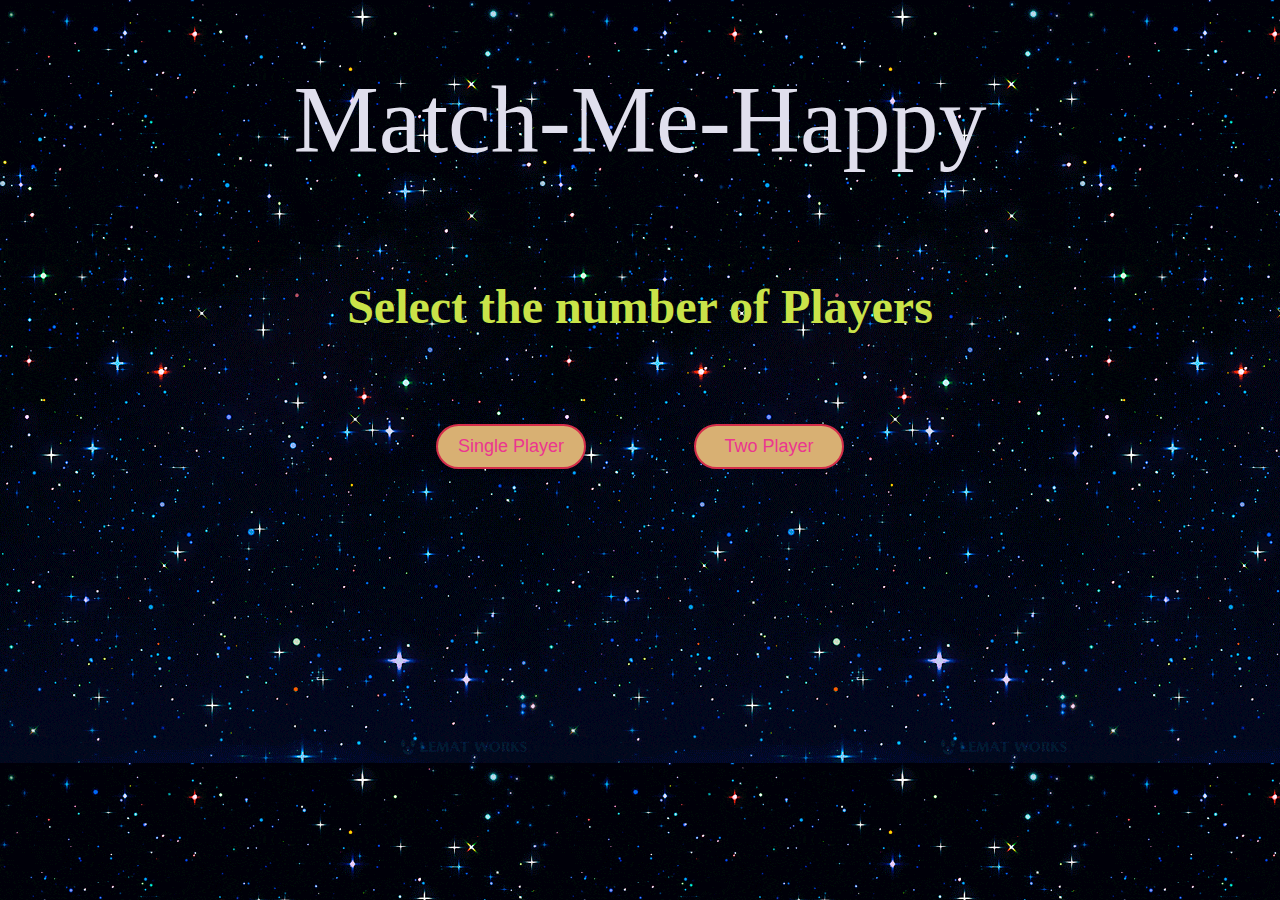
<file: index.html>
<!DOCTYPE html>
<html lang="en">

<head>
    <meta charset="UTF-8">
    <meta name="viewport" content="width=device-width, initial-scale=1.0">
    <meta http-equiv="X-UA-Compatible" content="ie=edge">
    <link href="css/game.css" rel="stylesheet">
    <link rel="stylesheet" href="css/index.css">
    <!-- <script src="js-files/single-player.js" defer></script> -->
    <title>Match-Me-Happy</title>
</head>

<body>
    <!-- Setting up audio for the Intial Page -->
    <audio autoplay loop>
        <source src="Attachments/Audio/starting-music.mp3" type="audio/mp3" />
    </audio>

    <!-- Intial page selections -->
    <h1 class="page-title">Match-Me-Happy</h1>

    <div class="container">
        <h2>Select the number of Players</h2>

        <div>
            <a href="pages/singlePlayer.html"><button>Single Player</button></a>
            <a href="pages/twoPlayer.html"><button>Two Player</button></a>
        </div>
    </div>

</body>

</html>
</file>
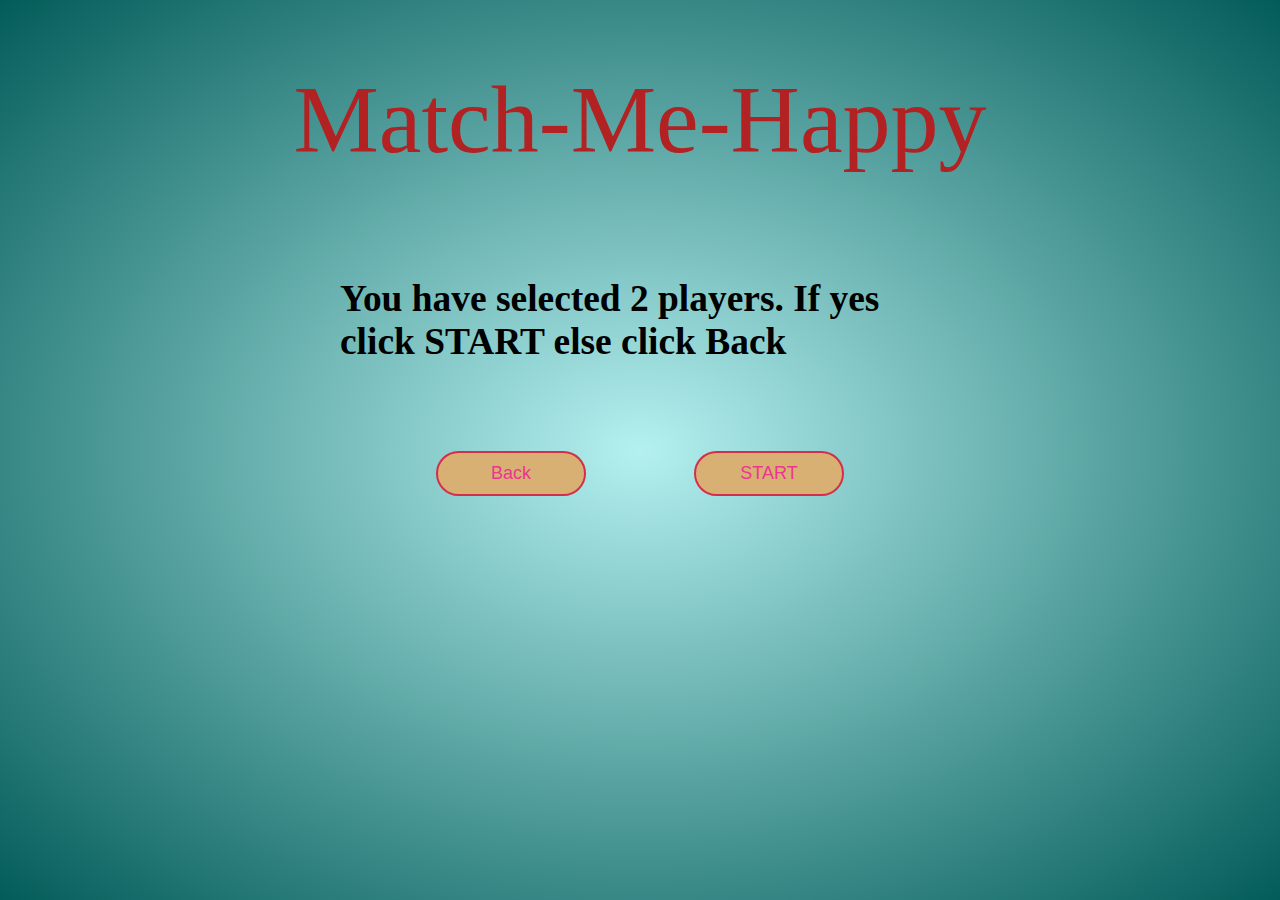
<file: pages/confirmation.html>
<!DOCTYPE html>
<html lang="en">

<head>
    <meta charset="UTF-8">
    <meta http-equiv="X-UA-Compatible" content="IE=edge">
    <meta name="viewport" content="width=device-width, initial-scale=1.0">
    <link href="../css/styles.css" rel="stylesheet">
    <link rel="stylesheet" href="../css/index.css">
    <script src="../script.js" defer></script>
    <!-- <link rel="stylesheet" href="../index.html"> -->
    <title>Match-Me-Happy</title>
</head>

<body>

    <h1 class="page-title">Match-Me-Happy</h1>

    <div class="container">
        <h3>You have selected 2 players. If yes click START else click Back</h3>

        <div class="buttons">

            <a href="../index.html"><button>Back</button></a>
            <a href="../pages/game.html"><button>START</button></a>

        </div>

    </div>

</body>

</html>
</file>
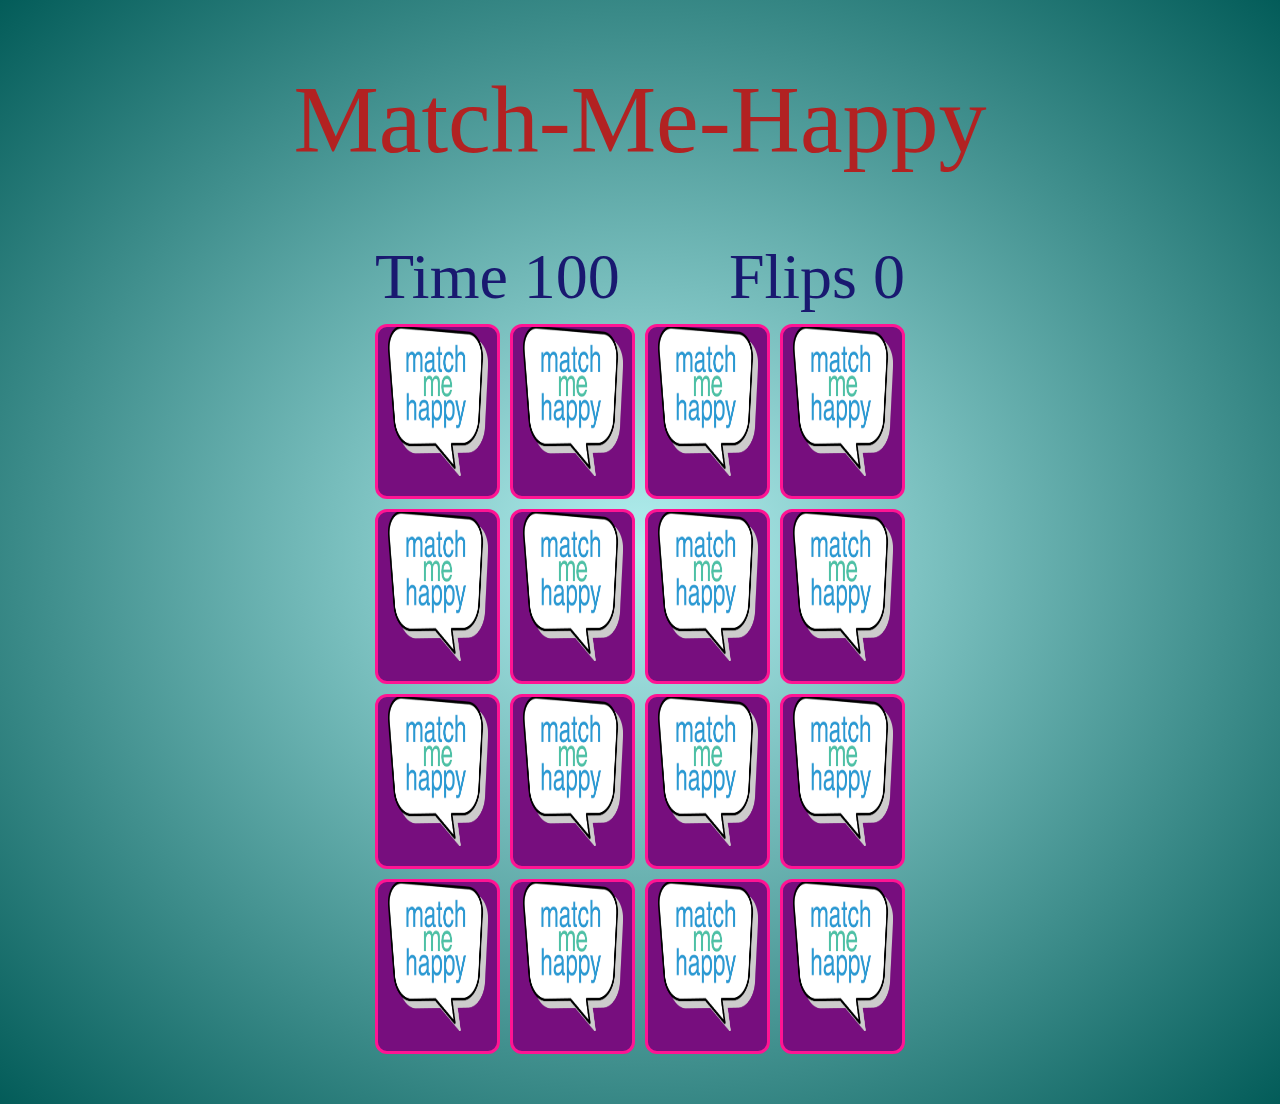
<file: pages/game.html>
<!DOCTYPE html>
<html lang="en">
<head>
    <meta charset="UTF-8">
    <meta http-equiv="X-UA-Compatible" content="IE=edge">
    <meta name="viewport" content="width=device-width, initial-scale=1.0">
    <title>Match-Me-Happy</title>
    <link rel="stylesheet" href="../css/styles.css">
    <script src="../script.js" defer></script>
</head>
<body>

    <h1 class="page-title">Match-Me-Happy</h1>
    
    <div class="game-container">
        <div class="game-info-container">
            <div class="game-info">
                Time <span id="time-remaining">100</span>
            </div>
            <div class="game-info">
                Flips <span id="flips">0</span>
            </div>
        </div>
    
        <div class="card">
            <div class="card-back card-face">
                <img class="spider" src="../Images/match_me_happy.png">
            </div>
    
            <div class="card-front card-face">
                <img class="card-value" src="../Images/bungee_jumping_images.jpg">
            </div>
        </div>
    
        <div class="card">
            <div class="card-back card-face">
                <img class="spider" src="../Images/match_me_happy.png">
            </div>
    
            <div class="card-front card-face">
                <img class="card-value" src="../Images/bungee_jumping_images.jpg">
            </div>
        </div>
    
        <div class="card">
            <div class="card-back card-face">
                <img class="spider" src="../Images/match_me_happy.png">
            </div>
    
            <div class="card-front card-face">
                <img class="card-value" src="../Images/jet_ski_image.jpg">
            </div>
        </div>
    
        <div class="card">
            <div class="card-back card-face">
                <img class="spider" src="../Images/match_me_happy.png">
            </div>
    
            <div class="card-front card-face">
                <img class="card-value" src="../Images/jet_ski_image.jpg">
            </div>
        </div>
    
        <div class="card">
            <div class="card-back card-face">
                <img class="spider" src="../Images/match_me_happy.png">
            </div>
    
            <div class="card-front card-face">
                <img class="card-value" src="../Images/kyaking_image.jpg">
            </div>
        </div>
    
        <div class="card">
            <div class="card-back card-face">
                <img class="spider" src="../Images/match_me_happy.png">
            </div>
    
            <div class="card-front card-face">
                <img class="card-value" src="../Images/kyaking_image.jpg">
            </div>
        </div>
    
        <div class="card">
            <div class="card-back card-face">
                <img class="spider" src="../Images/match_me_happy.png">
            </div>
    
            <div class="card-front card-face">
                <img class="card-value" src="../Images/rock-climbing-image.jpg">
            </div>
        </div>
    
        <div class="card">
            <div class="card-back card-face">
                <img class="spider" src="../Images/match_me_happy.png">
            </div>
    
            <div class="card-front card-face">
                <img class="card-value" src="../Images/rock-climbing-image.jpg">
            </div>
        </div>
    
        <div class="card">
            <div class="card-back card-face">
                <img class="spider" src="../Images/match_me_happy.png">
            </div>
    
            <div class="card-front card-face">
                <img class="card-value" src="../Images/Ski_images.jpg">
            </div>
        </div>
    
        <div class="card">
            <div class="card-back card-face">
                <img class="spider" src="../Images/match_me_happy.png">
            </div>
    
            <div class="card-front card-face">
                <img class="card-value" src="../Images/Ski_images.jpg">
            </div>
        </div>
    
        <div class="card">
            <div class="card-back card-face">
                <img class="spider" src="../Images/match_me_happy.png">
            </div>
    
            <div class="card-front card-face">
                <img class="card-value" src="../Images/skydyving_imgae.jpg">
            </div>
        </div>
    
        <div class="card">
            <div class="card-back card-face">
                <img class="spider" src="../Images/match_me_happy.png">
            </div>
    
            <div class="card-front card-face">
                <img class="card-value" src="../Images/skydyving_imgae.jpg">
            </div>
        </div>
    
        <div class="card">
            <div class="card-back card-face">
                <img class="spider" src="../Images/match_me_happy.png">
            </div>
    
            <div class="card-front card-face">
                <img class="card-value" src="../Images/swimming-image.jpg">
            </div>
        </div>
    
        <div class="card">
            <div class="card-back card-face">
                <img class="spider" src="../Images/match_me_happy.png">
            </div>
    
            <div class="card-front card-face">
                <img class="card-value" src="../Images/swimming-image.jpg">
            </div>
        </div>
    
        <div class="card">
            <div class="card-back card-face">
                <img class="spider" src="../Images/match_me_happy.png">
            </div>
    
            <div class="card-front card-face">
                <img class="card-value" src="../Images/zipline_image.jpg">
            </div>
        </div>
    
        <div class="card">
            <div class="card-back card-face">
                <img class="spider" src="../Images/match_me_happy.png">
            </div>
    
            <div class="card-front card-face">
                <img class="card-value" src="../Images/zipline_image.jpg">
            </div>
        </div>
    </div>

</body>
</html>
</file>
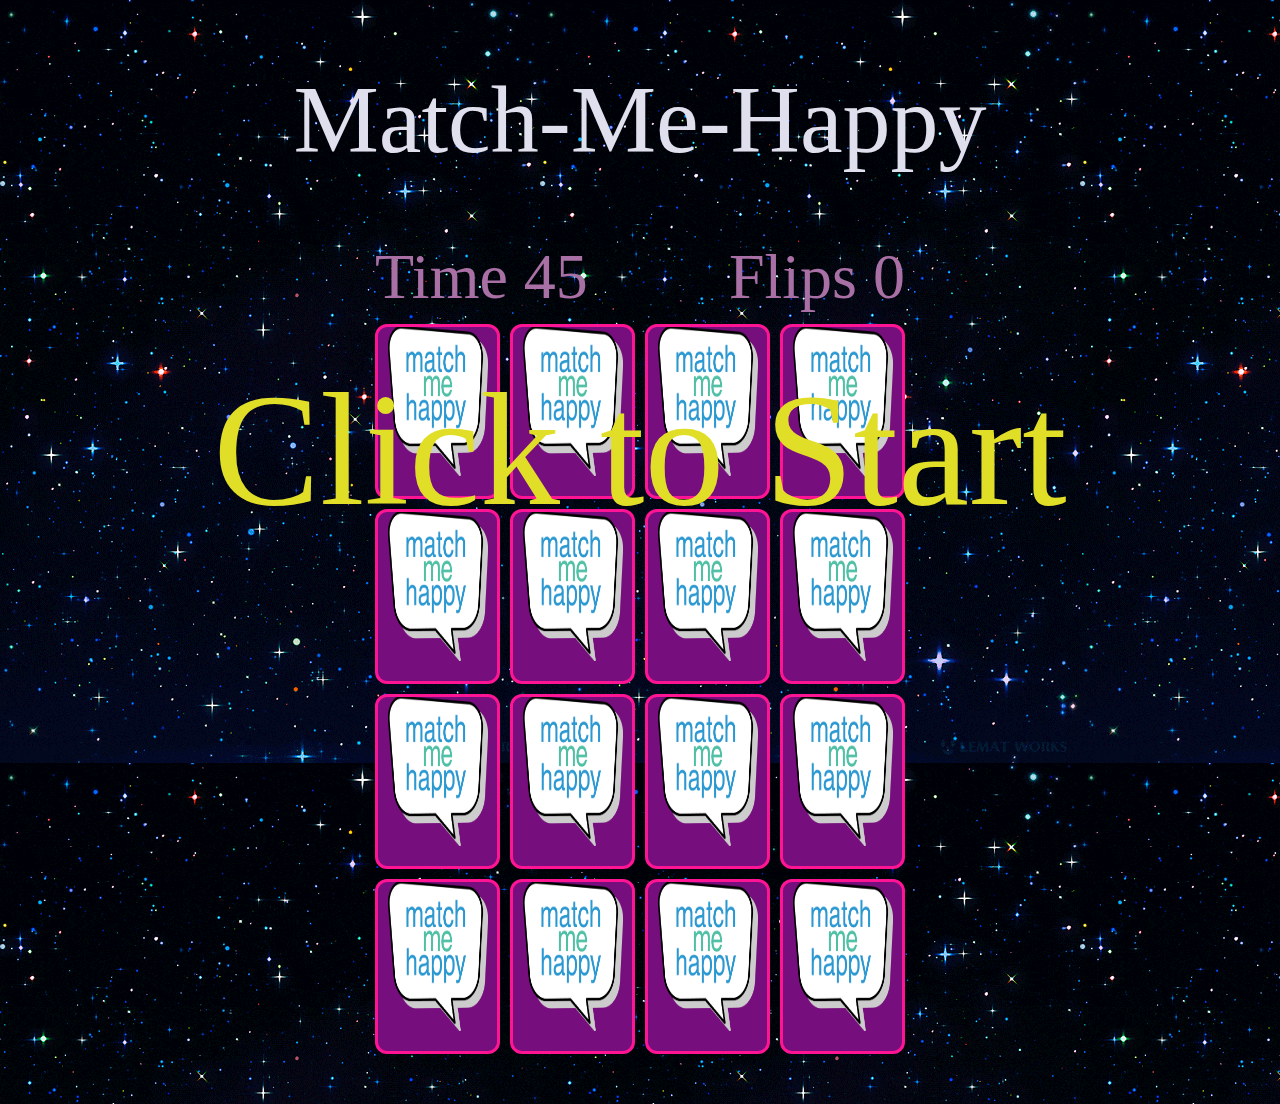
<file: pages/singlePlayer.html>
<!DOCTYPE html>
<html lang="en">

<head>
    <meta charset="UTF-8">
    <meta http-equiv="X-UA-Compatible" content="IE=edge">
    <meta name="viewport" content="width=device-width, initial-scale=1.0">
    <title>Match-Me-Happy</title>
    <link rel="stylesheet" href="../css/game.css">
    <script src="../js-files/single-player.js" async></script>
</head>

<body>
    <!-- Game Page Heading -->
    <h1 class="page-title">Match-Me-Happy</h1>
    <div class="overlay-text visible">
        Click to Start
    </div>
    
    <!-- Time taken and No.Of Flips titles for tracking the game-->
    <div class="game-container">

        <div class="game-info-container">
            
            <div class="game-info">
                Time <span id="time-remaining">45</span>
            </div>
            <div class="game-info">
                Flips <span id="flips">0</span>
            </div>
        </div>

        <!-- Setting the Cards for the Game with Images -->
        <div class="card">
            <div class="card-back card-face">
                <img class="match-me-happy" src="../Attachments/Images/match_me_happy.png">
            </div>

            <div class="card-front card-face">
                <img class="card-value" src="../Attachments/Images/bungee_jumping_images.jpg">
            </div>
        </div>

        <div class="card">
            <div class="card-back card-face">
                <img class="match-me-happy" src="../Attachments/Images/match_me_happy.png">
            </div>

            <div class="card-front card-face">
                <img class="card-value" src="../Attachments/Images/bungee_jumping_images.jpg">
            </div>
        </div>

        <div class="card">
            <div class="card-back card-face">
                <img class="match-me-happy" src="../Attachments/Images/match_me_happy.png">
            </div>

            <div class="card-front card-face">
                <img class="card-value" src="../Attachments/Images/jet_ski_image.jpg">
            </div>
        </div>

        <div class="card">
            <div class="card-back card-face">
                <img class="match-me-happy" src="../Attachments/Images/match_me_happy.png">
            </div>

            <div class="card-front card-face">
                <img class="card-value" src="../Attachments/Images/jet_ski_image.jpg">
            </div>
        </div>

        <div class="card">
            <div class="card-back card-face">
                <img class="match-me-happy" src="../Attachments/Images/match_me_happy.png">
            </div>

            <div class="card-front card-face">
                <img class="card-value" src="../Attachments/Images/kyaking_image.jpg">
            </div>
        </div>

        <div class="card">
            <div class="card-back card-face">
                <img class="match-me-happy" src="../Attachments/Images/match_me_happy.png">
            </div>

            <div class="card-front card-face">
                <img class="card-value" src="../Attachments/Images/kyaking_image.jpg">
            </div>
        </div>

        <div class="card">
            <div class="card-back card-face">
                <img class="match-me-happy" src="../Attachments/Images/match_me_happy.png">
            </div>

            <div class="card-front card-face">
                <img class="card-value" src="../Attachments/Images/rock-climbing-image.jpg">
            </div>
        </div>

        <div class="card">
            <div class="card-back card-face">
                <img class="match-me-happy" src="../Attachments/Images/match_me_happy.png">
            </div>

            <div class="card-front card-face">
                <img class="card-value" src="../Attachments/Images/rock-climbing-image.jpg">
            </div>
        </div>

        <div class="card">
            <div class="card-back card-face">
                <img class="match-me-happy" src="../Attachments/Images/match_me_happy.png">
            </div>

            <div class="card-front card-face">
                <img class="card-value" src="../Attachments/Images/Ski_images.jpg">
            </div>
        </div>

        <div class="card">
            <div class="card-back card-face">
                <img class="match-me-happy" src="../Attachments/Images/match_me_happy.png">
            </div>

            <div class="card-front card-face">
                <img class="card-value" src="../Attachments/Images/Ski_images.jpg">
            </div>
        </div>

        <div class="card">
            <div class="card-back card-face">
                <img class="match-me-happy" src="../Attachments/Images/match_me_happy.png">
            </div>

            <div class="card-front card-face">
                <img class="card-value" src="../Attachments/Images/skydyving_imgae.jpg">
            </div>
        </div>

        <div class="card">
            <div class="card-back card-face">
                <img class="match-me-happy" src="../Attachments/Images/match_me_happy.png">
            </div>

            <div class="card-front card-face">
                <img class="card-value" src="../Attachments/Images/skydyving_imgae.jpg">
            </div>
        </div>

        <div class="card">
            <div class="card-back card-face">
                <img class="match-me-happy" src="../Attachments/Images/match_me_happy.png">
            </div>

            <div class="card-front card-face">
                <img class="card-value" src="../Attachments/Images/swimming-image.jpg">
            </div>
        </div>

        <div class="card">
            <div class="card-back card-face">
                <img class="match-me-happy" src="../Attachments/Images/match_me_happy.png">
            </div>

            <div class="card-front card-face">
                <img class="card-value" src="../Attachments/Images/swimming-image.jpg">
            </div>
        </div>

        <div class="card">
            <div class="card-back card-face">
                <img class="match-me-happy" src="../Attachments/Images/match_me_happy.png">
            </div>

            <div class="card-front card-face">
                <img class="card-value" src="../Attachments/Images/zipline_image.jpg">
            </div>
        </div>

        <div class="card">
            <div class="card-back card-face">
                <img class="match-me-happy" src="../Attachments/Images/match_me_happy.png">
            </div>

            <div class="card-front card-face">
                <img class="card-value" src="../Attachments/Images/zipline_image.jpg">
            </div>
        </div>
    </div>

</body>

</html>
</file>
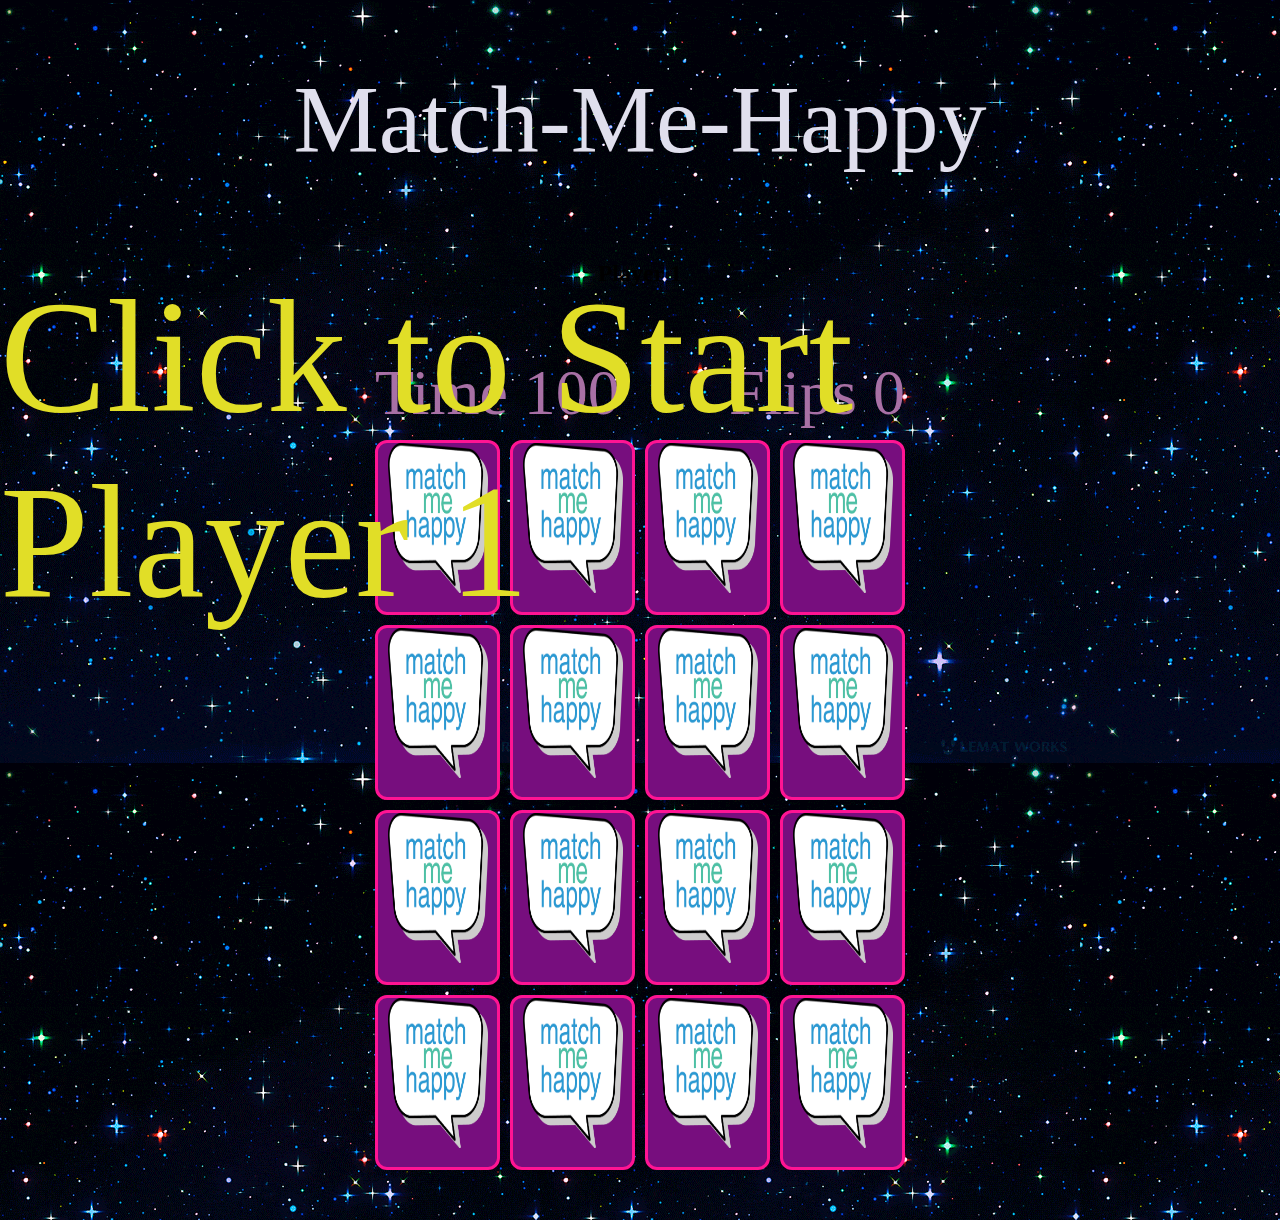
<file: pages/twoPlayer.html>
<!DOCTYPE html>
<html lang="en">

<head>
    <meta charset="UTF-8">
    <meta http-equiv="X-UA-Compatible" content="IE=edge">
    <meta name="viewport" content="width=device-width, initial-scale=1.0">
    <link rel="shortcut icon" href="#">
    <title>Match-Me-Happy</title>
    <link rel="stylesheet" href="../css/game.css">
    <link rel="stylesheet" href="../css/twoPlayer.css">
    <script src="../js-files/two-player.js" defer></script>
</head>

<body>

    <!-- Game Page Heading -->

    <h1 class="page-title">Match-Me-Happy</h1>
    <div class="overlay-text one">
        Click to Start Player 1
    </div>
    <div class="overlay-text two" id="player-two">
        Click to Start Player 2
    </div>

    <!-- Differnciating the 2 players -->
    <div class="two-player">
        <div class="first-player" id='first-player'>
            <h2>Player 1</h2>
        </div>
        <div class="second-player" id="second-player">
            <h2>Player 2 </h2>
        </div>
    </div>

    <div class="game-container">

        <div class="game-info-container">

            <div class="game-info">
                Time <span id="time-remaining">100</span>
            </div>
            <div class="game-info">
                Flips <span id="flips">0</span>
            </div>

        </div>

        <div class=player-one-card>
            <div class="card-back card-face">
                <img class="match-me-happy" src="../Attachments/Images/match_me_happy.png">
            </div>

            <div class="card-front card-face">
                <img class="card-value" src="../Attachments/Images/bungee_jumping_images.jpg">
            </div>
        </div>

        <div class=player-one-card>
            <div class="card-back card-face">
                <img class="match-me-happy" src="../Attachments/Images/match_me_happy.png">
            </div>

            <div class="card-front card-face">
                <img class="card-value" src="../Attachments/Images/bungee_jumping_images.jpg">
            </div>
        </div>

        <div class=player-one-card>
            <div class="card-back card-face">
                <img class="match-me-happy" src="../Attachments/Images/match_me_happy.png">
            </div>

            <div class="card-front card-face">
                <img class="card-value" src="../Attachments/Images/jet_ski_image.jpg">
            </div>
        </div>

        <div class=player-one-card>
            <div class="card-back card-face">
                <img class="match-me-happy" src="../Attachments/Images/match_me_happy.png">
            </div>

            <div class="card-front card-face">
                <img class="card-value" src="../Attachments/Images/jet_ski_image.jpg">
            </div>
        </div>

        <div class=player-one-card>
            <div class="card-back card-face">
                <img class="match-me-happy" src="../Attachments/Images/match_me_happy.png">
            </div>

            <div class="card-front card-face">
                <img class="card-value" src="../Attachments/Images/kyaking_image.jpg">
            </div>
        </div>

        <div class=player-one-card>
            <div class="card-back card-face">
                <img class="match-me-happy" src="../Attachments/Images/match_me_happy.png">
            </div>

            <div class="card-front card-face">
                <img class="card-value" src="../Attachments/Images/kyaking_image.jpg">
            </div>
        </div>

        <div class=player-one-card>
            <div class="card-back card-face">
                <img class="match-me-happy" src="../Attachments/Images/match_me_happy.png">
            </div>

            <div class="card-front card-face">
                <img class="card-value" src="../Attachments/Images/rock-climbing-image.jpg">
            </div>
        </div>

        <div class=player-one-card>
            <div class="card-back card-face">
                <img class="match-me-happy" src="../Attachments/Images/match_me_happy.png">
            </div>

            <div class="card-front card-face">
                <img class="card-value" src="../Attachments/Images/rock-climbing-image.jpg">
            </div>
        </div>

        <div class=player-one-card>
            <div class="card-back card-face">
                <img class="match-me-happy" src="../Attachments/Images/match_me_happy.png">
            </div>

            <div class="card-front card-face">
                <img class="card-value" src="../Attachments/Images/Ski_images.jpg">
            </div>
        </div>

        <div class=player-one-card>
            <div class="card-back card-face">
                <img class="match-me-happy" src="../Attachments/Images/match_me_happy.png">
            </div>

            <div class="card-front card-face">
                <img class="card-value" src="../Attachments/Images/Ski_images.jpg">
            </div>
        </div>

        <div class=player-one-card>
            <div class="card-back card-face">
                <img class="match-me-happy" src="../Attachments/Images/match_me_happy.png">
            </div>

            <div class="card-front card-face">
                <img class="card-value" src="../Attachments/Images/skydyving_imgae.jpg">
            </div>
        </div>

        <div class=player-one-card>
            <div class="card-back card-face">
                <img class="match-me-happy" src="../Attachments/Images/match_me_happy.png">
            </div>

            <div class="card-front card-face">
                <img class="card-value" src="../Attachments/Images/skydyving_imgae.jpg">
            </div>
        </div>

        <div class=player-one-card>
            <div class="card-back card-face">
                <img class="match-me-happy" src="../Attachments/Images/match_me_happy.png">
            </div>

            <div class="card-front card-face">
                <img class="card-value" src="../Attachments/Images/swimming-image.jpg">
            </div>
        </div>

        <div class=player-one-card>
            <div class="card-back card-face">
                <img class="match-me-happy" src="../Attachments/Images/match_me_happy.png">
            </div>

            <div class="card-front card-face">
                <img class="card-value" src="../Attachments/Images/swimming-image.jpg">
            </div>
        </div>

        <div class=player-one-card>
            <div class="card-back card-face">
                <img class="match-me-happy" src="../Attachments/Images/match_me_happy.png">
            </div>

            <div class="card-front card-face">
                <img class="card-value" src="../Attachments/Images/zipline_image.jpg">
            </div>
        </div>

        <div class=player-one-card>
            <div class="card-back card-face">
                <img class="match-me-happy" src="../Attachments/Images/match_me_happy.png">
            </div>

            <div class="card-front card-face">
                <img class="card-value" src="../Attachments/Images/zipline_image.jpg">
            </div>
        </div>
    </div>

</body>

</html>
</file>
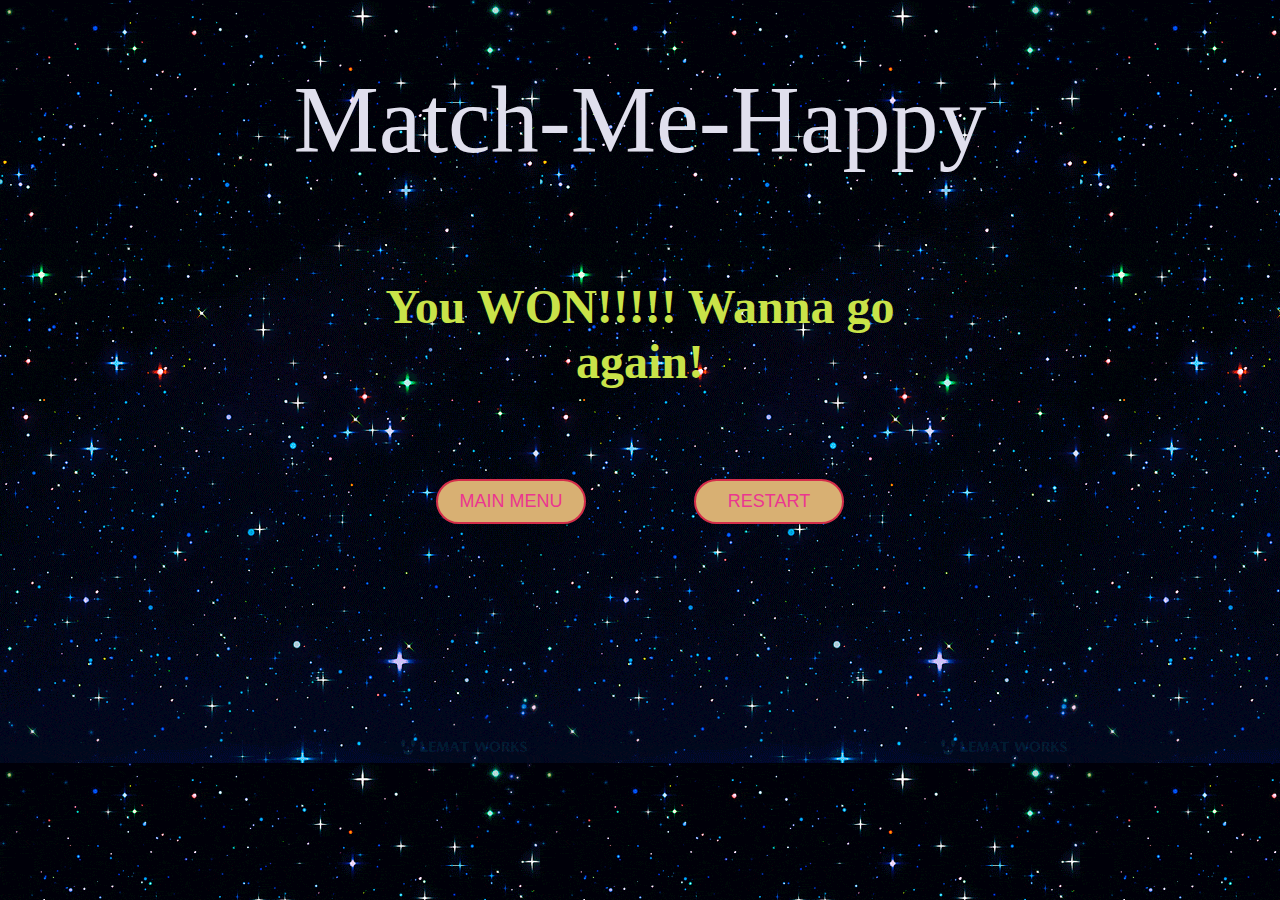
<file: pages/won.html>
<!DOCTYPE html>
<html lang="en">

<head>
    <meta charset="UTF-8">
    <meta http-equiv="X-UA-Compatible" content="IE=edge">
    <meta name="viewport" content="width=device-width, initial-scale=1.0">
    <link href="../css/game.css" rel="stylesheet">
    <link rel="stylesheet" href="../css/index.css">
    <title>Match-Me-Happy</title>
</head>

<body>
    <!-- Setting up Background Audio -->
    <audio autoplay loop>
        <source src="../Attachments/Audio/won-Audio.mp3" type="audio/mp3" />
    </audio>


    <!-- Victory Message Display -->
    <h1 class="page-title">Match-Me-Happy</h1>

    <div class="container">
        <h2 id="lost-text">You WON!!!!! Wanna go again!</h2>

        <div class="buttons">
            <a href="../index.html"><button>MAIN MENU</button></a>
            <a href="../pages/singlePlayer.html"><button>RESTART</button></a>
        </div>

        <script src="../script.js"></script>

    </div>
</body>

</html>
</file>
<file: css/game.css>
* {
    box-sizing: border-box;
}

html {
    min-height: 100vh;
    background-image: url('../Attachments/giphy/twinkling-stars.gif');
    font-family: 'Brush Script MT', cursive;
    
}

body {
    margin: 0;
    /* background: radial-gradient(#b4f0f0, #035c59); */
}

.page-title {
    color: #e0dfed;
    /* font-family: 'Brush Script MT', cursive; */
    font-weight: normal;
    text-align: center;
    font-size: 6em;
}

.game-info-container {
    grid-column: 1 / -1;
    display: flex;
    justify-content: space-between;
}

.game-info {
    color: #a870a5;
    font-size: 4em;
}

.game-container {
    margin: 50px auto;
    display: grid;
    grid-template-columns: repeat(4, auto);
    grid-gap: 10px;
    justify-content: center;
    perspective: 500px;
}

.card {
    position: relative;
    height: 175px;
    width: 125px;
}

.card-face {
    position: absolute;
    display: flex;
    justify-content: center;
    align-items: center;
    width: 100%;
    height: 100%;
    border-radius: 12px;
    border-width: 1px;
    border-style: solid;
    overflow: hidden;
    transition: transform 500ms ease-in-out;
    backface-visibility: hidden;
}

.card-face:hover {
    cursor: pointer;
   
}

.card.visible .card-back {
    transform: rotateY(-180deg);
}

.card.visible .card-front {
    transform: rotateY(0);
}

.card.matched .card-front .card-value {
    animation: dance 1s linear infinite 500ms;
}

.card-back {
    background-color: rgb(119, 14, 126);
    border: 3px solid #FF1493;
    transform: rotateY(0);
}

.match-me-happy {
    transition: transform 100ms ease-in-out;
    transform: translateY(-10px);
}

.card-value {
    position: relative;
    transition: transform 100ms ease-in-out;
    transform: scale(.9);
}

.card-front:hover .card-value {
    transform: scale(1);
}

.card-front {
    background-color: #FFBB89;
    border: 2px solid rgb(132, 8, 8);
    transform: rotateY(180deg);
}

img {
    width: 100px;
    height: 150px;
}

img:hover{
    transform: rotateY(360deg);
}

.overlay-text {
    top: 0;
    left: 0;
    right: 0;
    bottom: 0;
    z-index: 100;
    display: none;
    position: fixed;
    justify-content: center;
    align-items: center;
    flex-direction: column;
    cursor: pointer;
    font-size:10em;
    color: #e1de27;
    font-family: 'Brush Script MT', cursive;
    transition: background-color 500ms, font-size 500ms;
}

/* .overlay-text-small {
    font-size: .3em;
} */

.overlay-text:hover{
    cursor: pointer;
}

.overlay-text.visible{
    display: flex;
    animation: overlay-grow 500ms forwards;
    
}
</file>
<file: css/index.css>
h2{
    color: rgb(201, 227, 73);
    text-align: center;
}


.container{
    font-size:xx-large;
    margin: auto;
    width: 600px;
    height: 500px;
    display: flex;
    align-items: center;
    flex-direction: column;
    /* justify-content: space-around; */
}

button{
    background-color: rgb(216, 176, 115);
    color: rgb(235, 54, 144);
    padding: 10px;
    margin: 50px;
    width: 150px;
    font-size: large;
    border: 2px solid rgb(212, 46, 74);
    border-radius: 30px;
}

button:hover{
    cursor: pointer;
}

h4{
    color: red;
}
</file>
<file: css/styles.css>
* {
    box-sizing: border-box;
}

html {
    min-height: 100vh;
    font-family: serif;
}

body {
    margin: 0;
    background: radial-gradient(#b4f0f0, #035c59);
}

.page-title {
    color: #B22222;
    font-family: serif;
    font-weight: normal;
    text-align: center;
    font-size: 6em;
}

.game-info-container {
    grid-column: 1 / -1;
    display: flex;
    justify-content: space-between;
}

.game-info {
    color: #191970;
    font-size: 4em;
}

.game-container {
    margin: 50px auto;
    display: grid;
    grid-template-columns: repeat(4, auto);
    grid-gap: 10px;
    justify-content: center;
    perspective: 500px;
}

.card {
    position: relative;
    height: 175px;
    width: 125px;
}

.card-face {
    position: absolute;
    display: flex;
    justify-content: center;
    align-items: center;
    width: 100%;
    height: 100%;
    border-radius: 12px;
    border-width: 1px;
    border-style: solid;
    overflow: hidden;
    transition: transform 500ms ease-in-out;
    backface-visibility: hidden;
}

.card-face:hover {
    cursor: pointer;
}

.card.visible .card-back {
    transform: rotateY(-180deg);
}

.card.visible .card-front {
    transform: rotateY(0);
}

.card.matched .card-front .card-value {
    animation: dance 1s linear infinite 500ms;
}

.card-back {
    background-color: rgb(119, 14, 126);
    border: 3px solid #FF1493;
    transform: rotateY(0);
}

.spider {
    transition: transform 100ms ease-in-out;
    transform: translateY(-10px);
}

.card-value {
    position: relative;
    transition: transform 100ms ease-in-out;
    transform: scale(.9);
}

.card-front:hover .card-value {
    transform: scale(1);
}

.card-front {
    background-color: #FFBB89;
    border: 2px solid rgb(132, 8, 8);
    transform: rotateY(180deg);
}

img {
    width: 100px;
    height: 150px;
}
</file>
<file: css/twoPlayer.css>
.two-player {
    display: flex;
    justify-content: center;
}

.second-player {
    display: none;
}

.first-player.visible {
    display: flex;

}

.second-player.visible {

    display: flex;
}


.right-container {
    display: none;
}

.left-container {
    display: flex;
}

.overlay-text.one {
    display: flex;
    animation: overlay-grow 500ms forwards;
}

.player-one-card,
.player-two-card {
    position: relative;
    height: 175px;
    width: 125px;
}

.player-one-card.visible .card-back {
    transform: rotateY(-180deg);
}

.player-one-card.visible .card-front {
    transform: rotateY(0);
}

.player-one-card.matched .card-front .card-value {
    animation: dance 1s linear infinite 500ms;
}

.player-two-card.visible .card-back {
    transform: rotateY(-180deg);
}

.player-two-card.visible .card-front {
    transform: rotateY(0);
}

.player-two-card.matched .card-front .card-value {
    animation: dance 1s linear infinite 500ms;
}




/* .overlay-text.two {
    display: none;
    animation: overlay-grow 500ms forwards;
}  */

h3 {
    font-size: 35px;
    color: rgb(226, 118, 125);
}
</file>
